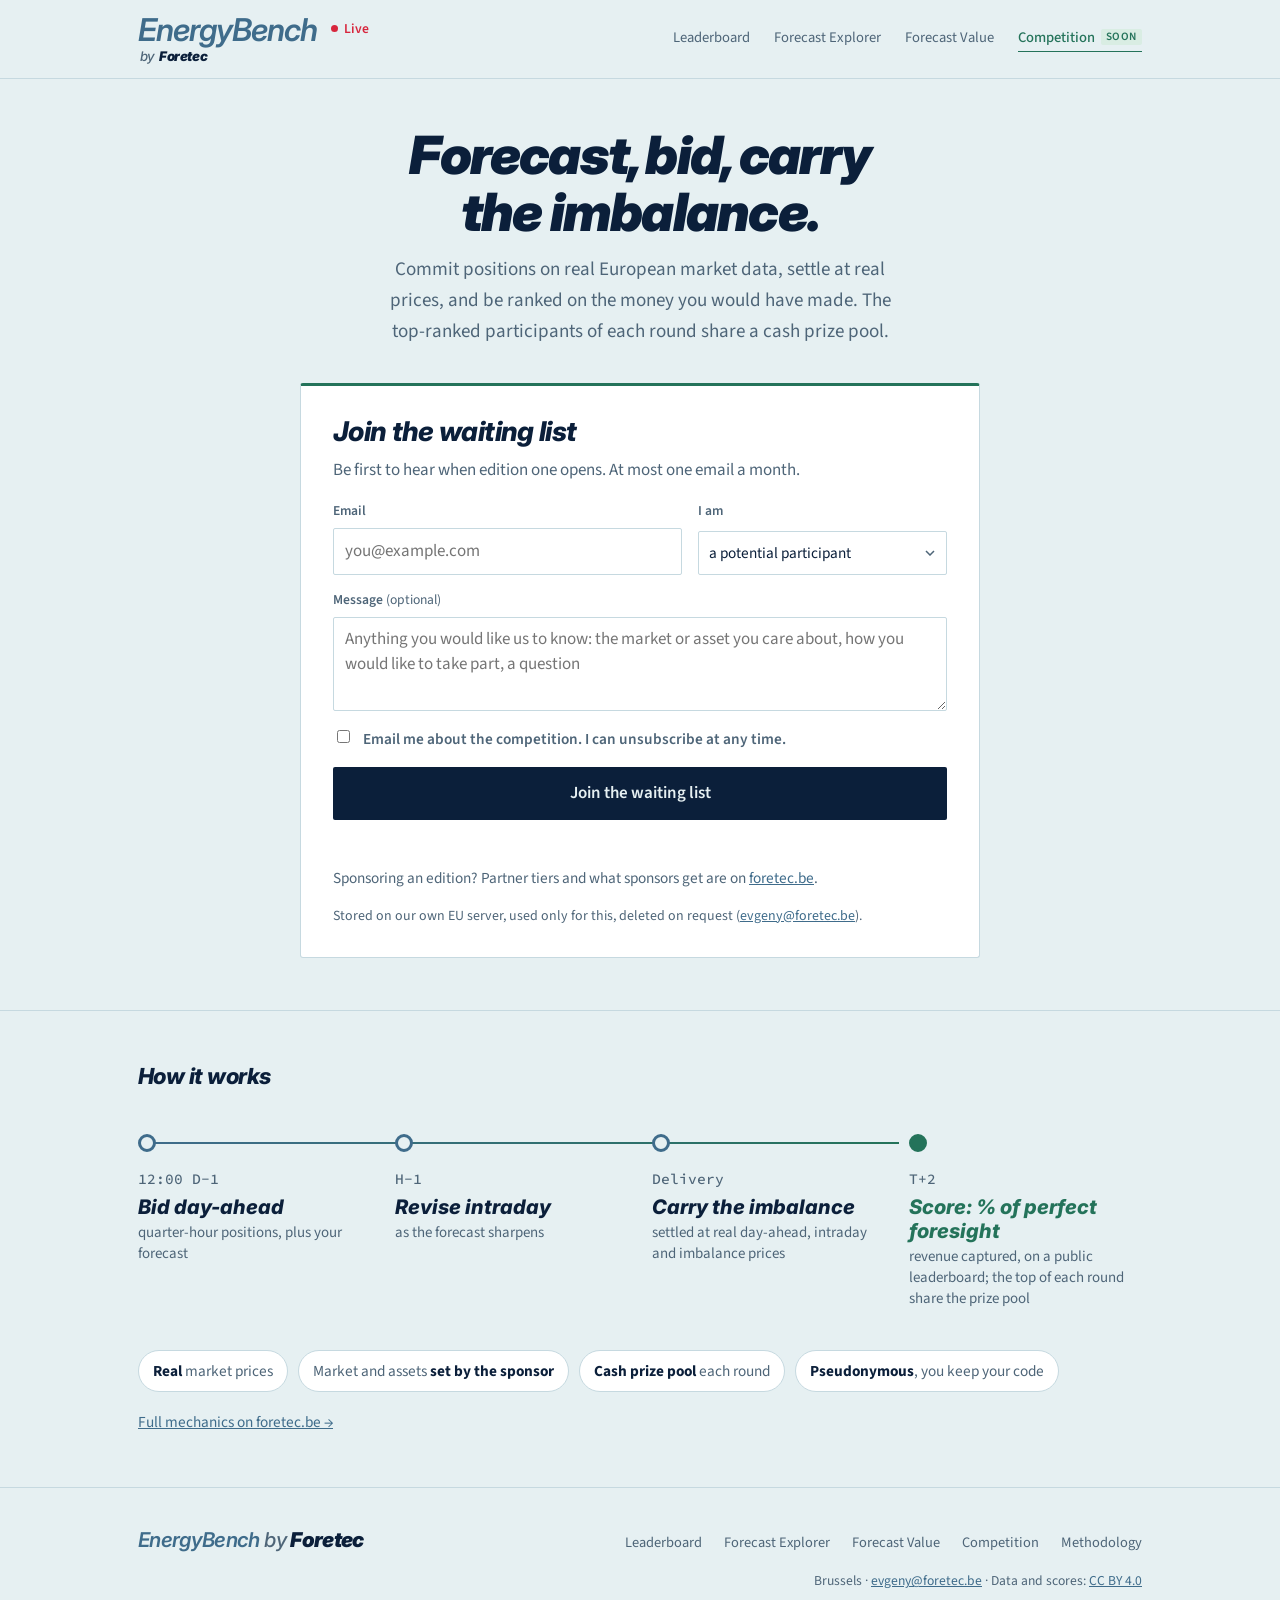
<file: foretec_live/web/compete.html>
<!doctype html>
<html lang="en">
<head>
<meta charset="utf-8">
<meta name="viewport" content="width=device-width, initial-scale=1">
<title>Bidding Competition · EnergyBench by Foretec</title>
<meta name="description" content="A live bidding competition on real European power market data: commit day-ahead before the gate, revise in intraday, carry the imbalance, and be ranked on the money you would have made. Join the waiting list. The top-ranked participants of each round share a cash prize pool.">
<meta name="theme-color" content="#E6F0F2" media="(prefers-color-scheme: light)">
<meta name="theme-color" content="#0B1F3A" media="(prefers-color-scheme: dark)">
<link rel="canonical" href="https://energybench.foretec.co/compete.html">
<meta property="og:type" content="website">
<meta property="og:site_name" content="EnergyBench by Foretec">
<meta property="og:title" content="Foretec bidding competition: forecast, bid, carry the imbalance">
<meta property="og:description" content="Live editions on real European electricity market data, scored on the share of perfect-foresight revenue captured. Join the waiting list for edition one.">
<link rel="icon" href="favicon.svg" type="image/svg+xml">
<link rel="preconnect" href="https://fonts.googleapis.com">
<link rel="preconnect" href="https://fonts.gstatic.com" crossorigin>
<link rel="stylesheet" href="https://fonts.googleapis.com/css2?family=Source+Sans+3:ital,wght@0,400..700;1,400&family=Source+Serif+4:opsz,wght@8..60,300..700&family=Source+Code+Pro:wght@400&family=Inter:ital,wght@0,600..800;1,500..900&display=swap">
<link rel="stylesheet" href="https://fonts.googleapis.com/css2?family=Archivo:wdth,wght@125,800&text=LIVE&display=swap">
<link rel="stylesheet" href="https://fonts.googleapis.com/css2?family=Jost:wght@500&text=0123456789&display=swap">
<link rel="stylesheet" href="style.css">
</head>
<body data-page="compete">
<header class="top">
  <div class="wrap top-in">
    <div class="brand">
      <a href="./" class="lockup" aria-label="EnergyBench by Foretec: leaderboard">
        <span class="product">EnergyBench</span>
        <span class="by">by <b>Foretec</b></span>
      </a>
      <span class="onair" role="img" aria-label="Live"><i aria-hidden="true"></i>Live</span>
    </div>
    <nav class="top-nav" aria-label="Pages">
      <a href="./">Leaderboard</a>
      <a href="explorer.html">Forecast Explorer</a>
      <a href="value.html">Forecast Value</a>
      <a href="compete.html" class="beta on" aria-current="page">Competition<span class="beta-tag">soon</span></a>
    </nav>
  </div>
</header>

<main class="compete">
<section class="first hero-join" id="join">
  <div class="wrap">
    <h1>Forecast, bid, carry the imbalance.</h1>
    <p class="lede">Commit positions on real European market data, settle at real prices, and be ranked on the money you would have made. The top-ranked participants of each round share a cash prize pool.</p>
    <div class="panel join">
      <h2>Join the waiting list</h2>
      <p class="intro">Be first to hear when edition one opens. At most one email a month.</p>
      <form id="waitlist-form" action="/api/waitlist" method="post" novalidate>
        <div class="jrow">
          <div class="field"><label for="w-email">Email</label>
            <input id="w-email" name="email" type="email" autocomplete="email" maxlength="254" required placeholder="you@example.com"></div>
          <div class="field"><label for="w-role">I am</label>
            <select id="w-role" name="role">
              <option value="participant">a potential participant</option>
              <option value="sponsor">a potential sponsor</option>
              <option value="researcher">a researcher</option>
              <option value="curious">just curious</option>
            </select></div>
          <div class="field w-org" id="w-org-field"><label for="w-org">Organisation</label>
            <input id="w-org" name="org" type="text" autocomplete="organization" maxlength="120" placeholder="Company or institution"></div>
        </div>
        <div class="field w-msg"><label for="w-message">Message <span class="opt">(optional)</span></label>
          <textarea id="w-message" name="message" rows="3" maxlength="1000" placeholder="Anything you would like us to know: the market or asset you care about, how you would like to take part, a question"></textarea></div>
        <div class="hp" aria-hidden="true"><label for="w-website">Leave this empty</label><input id="w-website" name="website" type="text" tabindex="-1" autocomplete="off"></div>
        <label class="consent"><input id="w-consent" name="consent" type="checkbox" value="yes" required>
          Email me about the competition. I can unsubscribe at any time.</label>
        <button type="submit" class="btn">Join the waiting list</button>
        <p class="status" id="w-status" role="status" aria-live="polite"></p>
      </form>
      <p class="sponsor-note">Sponsoring an edition? Partner tiers and what sponsors get are on <a href="https://foretec.be/#sponsor" rel="noopener">foretec.be</a>.</p>
      <p class="note">Stored on our own EU server, used only for this, deleted on request (<a href="mailto:evgeny@foretec.be">evgeny@foretec.be</a>).</p>
    </div>
  </div>
</section>

<section>
  <div class="wrap">
    <h2 class="how">How it works</h2>
    <ol class="ctl" aria-label="One delivery day in the competition">
      <li><span class="ctl-dot"></span><b class="ctl-t">12:00 D−1</b><span class="ctl-h">Bid day-ahead</span><span class="ctl-s">quarter-hour positions, plus your forecast</span></li>
      <li><span class="ctl-dot"></span><b class="ctl-t">H−1</b><span class="ctl-h">Revise intraday</span><span class="ctl-s">as the forecast sharpens</span></li>
      <li><span class="ctl-dot"></span><b class="ctl-t">Delivery</b><span class="ctl-h">Carry the imbalance</span><span class="ctl-s">settled at real day-ahead, intraday and imbalance prices</span></li>
      <li class="ctl-end"><span class="ctl-dot"></span><b class="ctl-t">T+2</b><span class="ctl-h">Score: % of perfect foresight</span><span class="ctl-s">revenue captured, on a public leaderboard; the top of each round share the prize pool</span></li>
    </ol>
    <ul class="chips" aria-label="Edition one">
      <li><b>Real</b> market prices</li>
      <li>Market and assets <b>set by the sponsor</b></li>
      <li><b>Cash prize pool</b> each round</li>
      <li><b>Pseudonymous</b>, you keep your code</li>
    </ul>
    <p class="more-link"><a href="https://foretec.be/#/mechanics" rel="noopener">Full mechanics on foretec.be →</a></p>
  </div>
</section>
</main>

<footer>
  <div class="wrap foot">
    <div class="foot-row">
      <a href="https://foretec.be/" class="foot-mark"><span>EnergyBench</span> by <b>Foretec</b></a>
      <span class="foot-nav"><a href="./">Leaderboard</a><a href="explorer.html">Forecast Explorer</a><a href="value.html">Forecast Value</a><a href="compete.html">Competition</a><a href="methodology.html">Methodology</a></span>
    </div>
    <div class="foot-row foot-small">
      <span class="foot-meta">Brussels · <a href="mailto:evgeny@foretec.be">evgeny@foretec.be</a> · Data and scores: <a href="https://creativecommons.org/licenses/by/4.0/" rel="license">CC BY 4.0</a></span>
    </div>
  </div>
</footer>
<script src="waitlist.js"></script>
</body>
</html>
</file>
<file: foretec_live/web/style.css>
/* EnergyBench by Foretec: foretec.be colours and logo; type set like a research publication
   (Source Serif 4 headings and figures, Source Sans 3 text and tables with tabular numerals) */
:root{
  --sans:"Source Sans 3",-apple-system,BlinkMacSystemFont,"Segoe UI",sans-serif;
  --serif:"Source Serif 4",Georgia,"Times New Roman",serif;
  --mono:"Source Code Pro",ui-monospace,monospace;
  /* the Foretec wordmark face: titles lean forward like the logo */
  --brand:Inter,system-ui,-apple-system,BlinkMacSystemFont,"Segoe UI",sans-serif;
  /* display faces, subset via the Google Fonts text= parameter: wide heavy for the LIVE bug,
     Futura (Jost where Futura is not installed) for the podium numerals */
  --display:"Archivo","Arial Black",sans-serif;
  --futura:Futura,"Futura PT",Jost,"Century Gothic",sans-serif;
  --onair:#D7263D;
  --ground:#E6F0F2; --surface:#FFFFFF; --raise:#F1F7F8;
  --ink:#0B1F3A; --ink2:#4E6578; --rule:#C6D9E0;
  --blue:#3F6C8B; --blue-ink:#3F6C8B; --blue-soft:#DCE9EF;
  --amber:#B24B77; --amber-soft:#F7E4EC;
  --green:#24735A; --green-soft:#D9EDE3;
  --shadow:none;
  /* leaderboard additions */
  --muted:#6B7F8F; --grid:#E3ECEF;
  --bt:#8D99A4; --bt-ink:#76838F; --bt-soft:#EEF1F3; --band:rgba(11,31,58,.055);
  --s1:#2a78d6; --s2:#eb6834; --s3:#1baf7a; --s4:#eda100; --s5:#e87ba4; --s6:#008300; --s7:#4a3aa7; --s8:#e34948; --s9:#2f4b2f; --s10:#8c5a3c; --s11:#0f9fb8;
  --heat-live-lo:#cde2fb; --heat-live-hi:#184f95; --heat-bt-lo:#F0F2F4; --heat-bt-hi:#5F6B76;
}
@media (prefers-color-scheme:dark){
  :root:not([data-theme="light"]){
    --ground:#0B1F3A; --surface:#12294A; --raise:#0E2442;
    --ink:#E6F0F2; --ink2:#7DAAC7; --rule:#1E3B60;
    --blue:#7DAAC7; --blue-ink:#9CC3D9; --blue-soft:#152F52;
    --amber:#FFC1DD; --amber-soft:#2C1A28;
    --green:#7FCBAA; --green-soft:#12332A;
    --onair:#EE9483;
    --shadow:0 1px 2px rgba(0,0,0,.45), 0 10px 26px -14px rgba(0,0,0,.75);
    --muted:#6F8DA6; --grid:#183253;
    --bt:#7C8C9C; --bt-ink:#8D9DAD; --bt-soft:#172C47; --band:rgba(230,240,242,.05);
    --s1:#3987e5; --s2:#d95926; --s3:#199e70; --s4:#c98500; --s5:#d55181; --s6:#008300; --s7:#9085e9; --s8:#e66767; --s9:#a8c8a0; --s10:#c08a6a; --s11:#3cc4d9;
    --heat-live-lo:#1A3558; --heat-live-hi:#6da7ec; --heat-bt-lo:#172C47; --heat-bt-hi:#93A1AE;
  }
}
:root[data-theme="dark"]{
  --ground:#0B1F3A; --surface:#12294A; --raise:#0E2442;
  --ink:#E6F0F2; --ink2:#7DAAC7; --rule:#1E3B60;
  --blue:#7DAAC7; --blue-ink:#9CC3D9; --blue-soft:#152F52;
  --amber:#FFC1DD; --amber-soft:#2C1A28;
  --green:#7FCBAA; --green-soft:#12332A;
  --onair:#EE9483;
  --shadow:0 1px 2px rgba(0,0,0,.45), 0 10px 26px -14px rgba(0,0,0,.75);
  --muted:#6F8DA6; --grid:#183253;
  --bt:#7C8C9C; --bt-ink:#8D9DAD; --bt-soft:#172C47; --band:rgba(230,240,242,.05);
  --s1:#3987e5; --s2:#d95926; --s3:#199e70; --s4:#c98500; --s5:#d55181; --s6:#008300; --s7:#9085e9; --s8:#e66767; --s9:#a8c8a0; --s10:#c08a6a; --s11:#3cc4d9;
  --heat-live-lo:#1A3558; --heat-live-hi:#6da7ec; --heat-bt-lo:#172C47; --heat-bt-hi:#93A1AE;
}

*{box-sizing:border-box}
html{scroll-behavior:smooth; scroll-padding-top:130px; font-size:106.25%}
body{
  margin:0; background:var(--ground); color:var(--ink);
  font-family:var(--sans); font-size:1rem; line-height:1.6; -webkit-font-smoothing:antialiased;
  font-feature-settings:"kern","liga";
}
.wrap{max-width:1060px; margin:0 auto; padding:0 28px}
@media(max-width:560px){ .wrap{padding:0 16px} }

h1,h2,h3{font-family:var(--brand); font-style:italic; text-wrap:balance; margin:0}
h1{font-size:clamp(2.1rem,4.6vw,3.1rem); font-weight:900; line-height:1.08; letter-spacing:-.034em}
/* one size for every section and panel title; Standings, the page's headline, is the only larger one */
h2,h3{font-size:1.2rem; font-weight:800; line-height:1.2; letter-spacing:-.024em}
/* title icons: line drawings in the brand blue, one red accent, leaning like the italic titles */
h2 .ico,h3 .ico{width:1.2em; height:1.2em; margin-right:.42em; vertical-align:-.17em; color:var(--blue-ink); transform:skewX(-8deg); overflow:visible; flex:none}
.ico .a{fill:var(--onair); stroke:none} .ico .as{stroke:var(--onair)} .ico .f9{fill:currentColor; stroke:none} .ico .f5{fill:currentColor; fill-opacity:.5; stroke:none} .ico .f2{fill:currentColor; fill-opacity:.32; stroke:none}
#standings h2{font-size:clamp(1.55rem,2.6vw,1.85rem); font-weight:900; letter-spacing:-.03em}
p{margin:0}
a{color:var(--blue-ink)}

.lede{font-size:1.12rem; color:var(--ink2); line-height:1.62}
.num{font-variant-numeric:tabular-nums lining-nums}
.mono{font-size:.84rem; font-variant-numeric:tabular-nums; color:var(--ink2)}
.code{font-family:var(--mono); font-size:.84em; color:var(--ink)}

/* ---------- header (foretec.be) ---------- */
header.top{border-bottom:1px solid var(--rule); background:var(--ground); position:sticky; top:0; z-index:20}
.top-in{display:flex; align-items:center; justify-content:space-between; gap:20px; height:78px}
.mark{
  text-decoration:none;
  font-family:Inter,system-ui,-apple-system,BlinkMacSystemFont,"Segoe UI",Roboto,sans-serif;
  font-weight:900; font-style:italic; font-size:2.05rem; letter-spacing:-.032em;
  line-height:1; color:var(--ink);
}

/* logo lockup: the Foretec wordmark, a hairline, then the product name in the serif */
.brand{display:flex; align-items:center; gap:14px; min-width:0}
.brand-rule{align-self:center; width:1.5px; height:1.7rem; background:var(--ink); opacity:.28; flex:none}
/* one underline under both words; it breaks around the descenders of g and y (skip-ink) */
/* same face and slant as the Foretec wordmark (Inter italic), two steps lighter */
.product{font-family:Inter,system-ui,-apple-system,BlinkMacSystemFont,"Segoe UI",Roboto,sans-serif; font-size:2.05rem; font-weight:600; font-style:italic;
  letter-spacing:-.032em; line-height:1; color:var(--blue-ink); text-decoration:none; white-space:nowrap}
/* lockup: EnergyBench in the Foretec wordmark's face, with "by Foretec" under it in the wordmark's weight */
.lockup{display:flex; flex-direction:column; text-decoration:none; line-height:1}
.lockup .product{font-size:1.85rem}
.lockup .by{margin-top:4px; padding-left:.12em; font-family:Inter,system-ui,sans-serif; font-style:italic; font-weight:500; font-size:.78rem;
  letter-spacing:-.01em; color:var(--ink2)}
.lockup .by b{font-weight:900; letter-spacing:-.032em; color:var(--ink)}
.lockup:hover .product{color:var(--ink)}
/* broadcast "on air" bug next to the product name */
.onair{align-self:flex-start; margin-top:7px; display:inline-flex; align-items:center; gap:6px; color:var(--onair);
  font-family:var(--sans,system-ui); font-size:.8rem; font-weight:600; line-height:1; white-space:nowrap; flex:none}
.onair i{width:7px; height:7px; border-radius:50%; background:var(--onair); animation:onair 2.6s ease-in-out infinite}
@keyframes onair{0%,100%{opacity:1} 50%{opacity:.45}}
.top-nav{display:flex; gap:24px; align-items:center}
.top-nav a{font-size:.86rem; color:var(--ink2); text-decoration:none; border-bottom:1px solid transparent; padding-bottom:2px}
.top-nav a:hover{color:var(--ink); border-bottom-color:var(--rule)}
.top-nav a.cta{color:var(--ink); font-weight:500; border-bottom-color:var(--blue)}
@media(max-width:640px){ .top-nav a.hide-sm{display:none} }

/* ---------- hero ---------- */
.hero{padding-top:78px; padding-bottom:56px}
.hero .eyebrow{margin-bottom:16px; color:var(--blue-ink)}
.hero .lede{margin-top:24px; max-width:62ch}
.facts{display:grid; grid-template-columns:repeat(3,1fr); gap:26px; margin-top:44px}
@media(max-width:760px){ .facts{grid-template-columns:1fr; gap:22px} }
.fact hr{border:0; border-top:2px solid var(--rule); margin:0 0 14px}
.fact .n{font-family:var(--serif); font-size:1.9rem; font-weight:600; color:var(--blue-ink)}
.fact p{margin-top:8px; font-size:.94rem; color:var(--ink2); line-height:1.55}
.updated{margin-top:34px}
.key{display:flex; flex-wrap:wrap; align-items:center; gap:6px 10px; margin-top:12px; font-size:.9rem; color:var(--ink2)}
.key b{color:var(--ink); font-weight:600}
.key .k-bt,.key .k-live{display:inline-block; width:22px; height:3px; border-radius:2px}
.key .k-bt{background:var(--bt); border-top:1px dashed var(--bt)}
.key .k-live{background:linear-gradient(90deg,var(--s1),var(--s2),var(--s3)); margin-left:12px}

/* ---------- filters ---------- */
.filterbar{position:relative; z-index:15; background:var(--ground); border-bottom:1px solid var(--rule)}
@media(max-width:820px){ .filterbar{position:static} html{scroll-padding-top:90px} }
.filters{display:flex; flex-wrap:wrap; align-items:flex-end; gap:14px 28px; padding-top:16px; padding-bottom:16px}
.field{display:grid; gap:6px}
label,.lbl{font-size:.8rem; font-weight:600; color:var(--ink2)}
select{
  font:inherit; font-size:.9rem; color:var(--ink); background:var(--surface); border:1px solid var(--rule); border-radius:2px;
  padding:7px 32px 7px 10px; appearance:none; cursor:pointer; min-width:120px;
  background-image:url("data:image/svg+xml,%3Csvg xmlns='http://www.w3.org/2000/svg' width='10' height='6'%3E%3Cpath d='M1 1l4 4 4-4' fill='none' stroke='%234E6578' stroke-width='1.5'/%3E%3C/svg%3E");
  background-repeat:no-repeat; background-position:right 11px center;
}
select:focus{outline:2px solid var(--blue); outline-offset:1px; border-color:var(--blue)}
.seg{display:inline-flex; border:1px solid var(--rule); border-radius:2px; background:var(--surface)}
.seg button{
  font:inherit; font-size:.88rem; font-weight:500; color:var(--ink2); background:none; border:0; border-left:1px solid var(--rule);
  border-radius:0; padding:6px 13px; cursor:pointer; white-space:nowrap;
}
.seg button:first-child{border-left:0}
.seg button:hover{color:var(--ink); background:var(--raise)}
.seg button[aria-checked="true"]{background:var(--ink); color:var(--ground)}
.seg.off{opacity:.5}
.chk{display:inline-flex; align-items:center; gap:6px; min-height:30px; cursor:pointer; color:var(--ink2); white-space:nowrap}
.chk input{margin:0; accent-color:var(--ink)}
.seg.off button{cursor:not-allowed}
.seg.off button:disabled{opacity:1}
.seg button[aria-checked="true"]:disabled{background:var(--raise); color:var(--ink)}
.seg button:disabled{opacity:.4; cursor:not-allowed; background:none}
.seg button:focus-visible{outline:2px solid var(--blue); outline-offset:2px}

/* ---------- sections (foretec.be) ---------- */
section{padding:52px 0; border-top:1px solid var(--rule)}
#standings{border-top:0; padding-top:40px}
.sec-head{margin-bottom:22px}
.sec-head .lede{margin-top:12px; max-width:66ch; font-size:1rem}
.sec-head.row{display:flex; justify-content:space-between; align-items:center; gap:18px; flex-wrap:wrap}
.sub-h{margin-top:52px; margin-bottom:18px}
.sub{margin:8px 0 18px; color:var(--ink2); font-size:.94rem; max-width:70ch}

.panel{background:var(--surface); border:1px solid var(--rule); border-radius:3px; box-shadow:var(--shadow)}
.panel + .panel{margin-top:16px}
.tablewrap{overflow-x:auto}
.chart-panel{padding:18px 18px 12px; overflow:hidden}
.panel-head{margin:-18px -18px 14px; padding:14px 18px; border-bottom:1px solid var(--rule); background:var(--raise)}
.chart-box{position:relative; height:340px}
.chart-box.tall{height:380px}
@media(max-width:640px){ .chart-box,.chart-box.tall{height:290px} }
.legend{display:flex; flex-wrap:wrap; gap:6px 20px; padding:12px 4px 2px; font-size:.84rem; color:var(--ink2)}
.legend button{display:flex; align-items:center; gap:7px; background:none; border:0; padding:2px 0; color:inherit; font:inherit; cursor:pointer; border-radius:0}
.legend button:hover{color:var(--ink); opacity:1}
.legend button[aria-pressed="false"]{opacity:.38; text-decoration:line-through}
.legend button.faint{opacity:.5}
.legend i{display:inline-block; width:22px; border-top:2.4px solid currentColor}
.legend .actual i{border-top:3px solid var(--ink)}

/* ---------- podium ---------- */
.podium{display:grid; grid-template-columns:repeat(3,1fr); gap:18px; margin-bottom:18px}
@media(max-width:820px){ .podium{grid-template-columns:1fr} }
.pod{background:var(--surface); border:1px solid var(--rule); border-radius:3px; padding:22px 22px 18px; display:flex; flex-direction:column; gap:14px}
.pod.lead{border-top:3px solid var(--ink); padding-top:20px}
/* numeral | model name centred on the numeral | phase tag top right */
.pod-top{display:grid; grid-template-columns:auto minmax(0,1fr) auto; align-items:center; column-gap:16px}
.pod-top .tag{align-self:start}
/* the place as a display numeral: Futura Medium */
.pod .place{font-family:var(--futura); font-size:4.8rem; font-weight:500; font-variant-numeric:lining-nums;
  line-height:1; margin:-6px 0 -10px -3px; color:var(--ink)}
.pod:not(.lead) .place{color:var(--ink2)}
@media(max-width:820px){ .pod .place{font-size:4rem} }
.pod .name{font-weight:700; font-size:1.2rem; line-height:1.15; overflow-wrap:anywhere; display:flex; align-items:center; gap:9px}
.pod .name i{width:10px; height:10px; border-radius:50%; display:inline-block; flex:none}
.pod .stats{display:grid; grid-template-columns:repeat(3,1fr); border-top:1px solid var(--rule); padding-top:12px}
.pod .stat span{display:block; font-size:.8rem; color:var(--ink2)}
.pod .stat b{display:block; font-family:var(--serif); font-size:1.7rem; font-weight:600; font-variant-numeric:lining-nums; color:var(--ink); margin-top:2px; line-height:1.2}
.is-bt .pod{background:var(--bt-soft); box-shadow:none}
.is-bt .pod.lead{border-top-color:var(--bt)}
.is-bt .pod .name,.is-bt .pod .stat b,.is-bt .pod .place{color:var(--bt-ink)}
.tag{font-size:.76rem; font-weight:600; padding:1px 7px; border-radius:2px; white-space:nowrap}
.tag.bt{background:var(--bt-soft); color:var(--bt-ink); border:1px solid var(--rule)}
.tag.live{background:var(--blue-soft); color:var(--blue-ink)}
.tag.pending{color:var(--ink2); border:1px dashed var(--rule)}

/* ---------- tables (foretec.be) ---------- */
table{width:100%; border-collapse:collapse; font-size:.92rem; font-variant-numeric:tabular-nums lining-nums}
th{text-align:left; font-size:.82rem; color:var(--ink2); font-weight:600; border-bottom:1px solid var(--ink2); padding:14px 16px 8px; white-space:nowrap; background:var(--surface); vertical-align:bottom}
td{border-bottom:1px solid var(--rule); padding:11px 16px; vertical-align:middle; line-height:1.5; white-space:nowrap}
td:first-child{font-weight:600}
tr:last-child td{border-bottom:0}
th.r,td.r{text-align:right}
td.v{font-size:.92rem}
td.v.best{color:var(--blue-ink); font-weight:700}
td.model i{display:inline-block; width:9px; height:9px; border-radius:50%; margin-right:9px}
td.desc{color:var(--ink2); white-space:normal; min-width:280px; font-weight:400}
td.kind{font-family:var(--mono); font-size:.8rem; color:var(--ink2); font-weight:400}
tr.is-bt td,tr.is-bt td.v.best{color:var(--bt-ink)}
tr.is-bt td.v.best{font-weight:600}
td.pos{font-weight:400; color:var(--ink2); width:36px}
.bar{display:flex; align-items:center; gap:10px}
.bar em{display:block; width:90px; flex:none}
.bar em span{display:block}
th.elo,td.elo{width:1%; white-space:nowrap}
td.wr small{display:block; font-size:.7rem; color:var(--ink2); line-height:1.2}
td.elo.note{white-space:normal; min-width:150px; font-weight:400; font-size:.82rem; color:var(--ink2)}
@media(max-width:640px){ th.hide-sm,td.hide-sm{display:none} .bar em{width:45px} }
.bar span{height:6px; border-radius:1px}
.bar b{font-weight:600; font-size:.9rem}
td.empty{padding:28px; text-align:center; color:var(--ink2); font-weight:400; white-space:normal}

.heat th,.heat td{text-align:center; padding:8px 6px}
.heat th:first-child,.heat td:first-child{text-align:left; padding-left:16px; position:sticky; left:0; z-index:1}
.heat td:first-child{background:var(--surface)}
.heat td.cell{font-size:.82rem; min-width:40px; border:2px solid var(--surface)}
.heat th.is-bt{color:var(--bt-ink)}
.heat th.live{color:var(--blue-ink); font-weight:500}
.heat td.avg{font-weight:600}

/* ---------- explorer ---------- */
.x-meta{display:flex; flex-wrap:wrap; gap:8px 18px; align-items:center; padding:0 4px 12px}
.x-meta b{color:var(--ink); font-weight:500}
#x-card.is-bt{background:var(--bt-soft)}
#x-card.is-bt .panel-head{background:transparent}
.x-table{margin:14px -18px -12px; border-top:1px solid var(--rule)}

/* ---------- method (foretec.be steps) ---------- */
ol.steps{list-style:none; padding:0; margin:0}
ol.steps li{display:grid; grid-template-columns:58px 1fr; gap:20px; padding:22px 0; border-bottom:1px solid var(--rule)}
ol.steps li:first-child{border-top:1px solid var(--rule)}
@media(max-width:600px){ ol.steps li{grid-template-columns:40px 1fr; gap:14px} }
ol.steps .st{font-family:var(--serif); font-size:1.15rem; font-variant-numeric:oldstyle-nums; color:var(--ink2); padding-top:0}
ol.steps p{margin-top:6px; color:var(--ink2); font-size:.95rem; max-width:72ch}

/* ---------- footer (foretec.be) ---------- */
footer{border-top:1px solid var(--rule); padding:36px 0 60px; color:var(--ink2); font-size:.85rem}
.foot-row{display:flex; flex-wrap:wrap; justify-content:space-between; align-items:baseline; gap:6px 40px}
.foot-small{margin-top:14px; font-size:.8rem}
.foot-mark{font-family:Inter,system-ui,sans-serif; font-weight:500; font-style:italic; letter-spacing:-.032em; font-size:1.2rem; color:var(--ink2); text-decoration:none}
.foot-mark span{font-weight:600; color:var(--blue-ink)}
.foot-mark b{font-weight:900; color:var(--ink)}
.foot-nav{display:flex; flex-wrap:wrap; gap:4px 22px}
.foot-nav a{color:var(--ink2); text-decoration:none}
.foot-nav a:hover{color:var(--ink); text-decoration:underline}
.foot-meta{margin-left:auto}
@media(max-width:900px){ .foot-meta{margin-left:0} }

/* explanations on hover / focus / tap */
.tip{display:none; position:fixed; z-index:60; max-width:min(320px, calc(100vw - 16px)); padding:10px 12px 11px; background:var(--ink); color:var(--ground);
  border-radius:2px; box-shadow:0 8px 24px rgba(11,31,58,.22); font-size:.8rem; line-height:1.5; white-space:normal; pointer-events:none}
.tip.on{display:block}
.tip b{display:block; margin-bottom:3px; font-size:.86rem; font-weight:700}
[data-tip]{cursor:help}
.lbl[data-tip],[data-tip] > .lbl,.stat span[data-tip]{text-decoration:underline dotted; text-decoration-color:var(--ink2); text-underline-offset:3px}
/* sortable headers */
th button.sort{all:unset; cursor:pointer; display:inline-flex; align-items:center; gap:6px; color:inherit}
th button.sort:hover{color:var(--ink)}
th button.sort:focus-visible{outline:2px solid var(--blue); outline-offset:3px}
th button.sort i{font-style:normal; font-size:.62rem; opacity:.3}
th[aria-sort="ascending"] button.sort,th[aria-sort="descending"] button.sort{color:var(--ink)}
th[aria-sort="ascending"] button.sort i,th[aria-sort="descending"] button.sort i{opacity:1}
@media (prefers-reduced-motion:reduce){ *{animation:none !important; transition:none !important} html{scroll-behavior:auto} body main{opacity:1 !important} }

/* compact status in the filter bar (replaces the hero) */
.status{margin-left:auto; display:grid; gap:4px; justify-items:end; font-size:.8rem; padding-bottom:4px}
.status .key{display:flex; align-items:center; gap:8px; margin:0; font-size:inherit; color:var(--ink2)}
.status .key i{display:inline-block; width:18px; height:0; border-top:2px solid}
.status .key .k-bt{border-top:2px dashed var(--bt); background:none}
.status .key .k-live{border-image:linear-gradient(90deg,var(--s1),var(--s2),var(--s3)) 1; margin-left:6px; background:none}
@media(max-width:820px){ .status{margin-left:0; justify-items:start} }

/* top-N slider */
.range{display:flex; align-items:center; gap:12px; height:34px}
.range input[type=range]{width:150px; margin:0; accent-color:var(--ink)}
.range input[type=range]:focus-visible{outline:2px solid var(--blue); outline-offset:4px}
.range span{font-size:.86rem; min-width:7.5em; color:var(--ink)}

/* inputs */
.map-panel{padding:0; overflow:hidden}
#map{height:460px; background:var(--raise)}
#map .leaflet-tile-pane{filter:saturate(.35) contrast(.92)}
.map-panel .legend{padding:10px 16px}
.legend .dot{width:10px; height:10px; border-radius:50%; border:0; display:inline-block}
.zone-tag{font-size:.9rem; color:var(--ink); padding-top:6px}
.cov-note{margin:6px 4px 0; font-size:.86rem}
td.wrap{white-space:normal; min-width:240px; font-weight:400; color:var(--ink2)}
.chip{display:inline-block; font-size:.76rem; font-weight:600;
  padding:2px 6px; margin:1px 3px 1px 0; border:1px solid var(--rule); border-radius:2px; color:var(--ink2); background:var(--raise)}
.chip.on{color:var(--blue-ink); background:var(--blue-soft); border-color:transparent}
.leaflet-container{font-family:var(--sans)}
.leaflet-tooltip{font-family:var(--sans); font-size:.8rem}

/* pipeline timeline */
.timeline-panel{padding:14px 10px 8px}
.timeline-scroll{overflow-x:auto}
#timeline{display:block; width:100%; min-width:780px; height:auto}
#timeline text{font-family:var(--sans); font-size:12px; font-variant-numeric:tabular-nums; fill:var(--ink2)}
#timeline text.lane{font-size:13.5px; font-weight:700; fill:var(--ink)}
#timeline text.day{font-size:12px; font-weight:600; fill:var(--ink)}
#timeline .band{fill:var(--raise)}
#timeline .band.delivery{fill:var(--blue-soft)}
#timeline .grid{stroke:var(--rule); stroke-width:1}
#timeline .break{stroke:var(--ink2); stroke-width:1; stroke-dasharray:2 3}
#timeline .hist{fill:var(--blue); opacity:.32}
#timeline .act{fill:var(--green); opacity:.55}
#timeline .recheck{fill:var(--green); opacity:.22}
#timeline .cut{stroke:var(--blue-ink); stroke-width:1.6; stroke-dasharray:5 3}
#timeline .gate{stroke:var(--amber); stroke-width:2}
#timeline .mk{fill:var(--surface); stroke:var(--ink); stroke-width:1.6}
#timeline .mk.score{fill:var(--ink)}
#timeline .mk.pub{fill:var(--green); stroke:var(--green)}
#timeline .mk.in{fill:var(--surface); stroke:var(--blue-ink)}
.legend .sw{display:inline-block; width:22px; height:9px; border-radius:1px}

/* run tracker */
.tracker-head{margin:52px 0 0}
.tracker-head .sub-h{margin-top:0}
.tracker th,.tracker td{text-align:center; padding:6px 4px}
.tracker th:first-child,.tracker td:first-child{text-align:left; padding-left:16px; position:sticky; left:0; background:var(--surface); z-index:1}
.tracker th:first-child{background:var(--surface)}
.tracker th small{display:block; font-size:.7rem; font-weight:400; margin-top:2px}
.tracker th small.late{color:#d03b3b} .tracker th small.ok{color:var(--green)}
.trk{font:600 .86rem var(--sans); width:30px; height:26px; border-radius:2px; border:1px solid transparent; cursor:pointer; padding:0; line-height:1}
.trk.ok{background:rgba(12,163,12,.14); color:#0a7a0a; border-color:rgba(12,163,12,.35)}
.trk.part{background:var(--blue-soft); color:var(--blue-ink)}
.trk.wait{background:var(--raise); color:var(--ink2); border-color:var(--rule)}
.trk.miss{background:rgba(250,178,25,.18); color:#8a5a00; border-color:rgba(250,178,25,.5)}
.trk.late{background:rgba(236,131,90,.18); color:#a4461f; border-color:rgba(236,131,90,.5)}
.trk.err{background:rgba(208,59,59,.14); color:#b02a2a; border-color:rgba(208,59,59,.45)}
.trk[aria-pressed="true"]{outline:2px solid var(--ink); outline-offset:1px}
/* several series in one cell: a small square per series (zones in rows, targets in columns) */
.trk.grid{display:inline-grid; grid-template-columns:repeat(var(--c),9px); gap:2px; width:auto; height:auto; padding:3px; background:var(--surface); border-color:var(--rule); vertical-align:middle}
.trk.grid i{display:block; width:9px; height:9px; border-radius:1px}
.trk.grid i.ok{background:#2e9e4f} .trk.grid i.wait{background:var(--rule)} .trk.grid i.miss{background:#e0a100}
.trk.grid i.err{background:#d03b3b} .trk.grid i.late{background:#e0703a} .trk.grid i.na{background:none; box-shadow:inset 0 0 0 1px var(--rule)}
.trk-na{color:var(--ink2)}
.trk.mini{display:inline-grid; place-items:center; width:20px; height:18px; font-size:.72rem; cursor:default; vertical-align:-3px}
table.trk-series{margin-top:10px; font-size:.86rem} table.trk-series td{white-space:normal; vertical-align:top; padding:8px 12px; font-weight:400}
table.trk-series td.model{font-weight:600} table.trk-series td.na{color:var(--ink2)} table.trk-series small{color:var(--ink2)} table.trk-series small.why{font-family:var(--mono); font-size:.72rem}
/* a model with a caveat: star after the name, explained on hover/tap */
sup.caveat{color:var(--onair); font-weight:700; margin-left:1px; cursor:help}
.st-notes{margin-top:10px; font-size:.82rem; color:var(--ink2)} .st-notes span{font-weight:600; color:var(--ink)}
.trk-detail{margin-top:12px; padding:14px 18px; font-size:.9rem}
.trk-detail h4{margin:0 0 6px; font-size:1rem}
.trk-detail ul{margin:6px 0 0; padding-left:18px; color:var(--ink2); font-family:var(--mono); font-size:.78rem}
@media (prefers-color-scheme:dark){ :root:not([data-theme="light"]) .trk.ok{color:#7fe07f} :root:not([data-theme="light"]) .trk.miss{color:#ffd27a} :root:not([data-theme="light"]) .trk.late{color:#ffb090} :root:not([data-theme="light"]) .trk.err{color:#ff9a9a} }

/* multi-page: active page in the nav, first section without a rule */
.top-nav a.on{color:var(--ink); font-weight:500; border-bottom-color:var(--ink)}
section.first{border-top:0; padding-top:48px}
@media(max-width:600px){
  /* phones: logo on the first row, the page links on a second row */
  .top-in{height:auto; flex-wrap:wrap; row-gap:8px; padding-top:12px; padding-bottom:10px}
  .top-in{row-gap:10px; padding-top:14px; padding-bottom:8px}
  .lockup .product{font-size:1.6rem}
  .lockup .by{font-size:.7rem}
  .onair{font-size:.72rem; gap:5px; margin-top:5px}
  /* the page links wrap onto a second line rather than scroll out of sight */
  .top-nav{width:100%; gap:6px 18px; flex-wrap:wrap; align-content:flex-start; padding-bottom:4px}
  .top-nav a{font-size:.8rem; white-space:nowrap; flex:none}
  .beta-tag{font-size:.58rem; padding:1px 4px; margin-left:4px}
  /* filters: two columns, smaller controls, the rest full width */
  .filters{display:grid; grid-template-columns:1fr 1fr; gap:12px 12px; padding-top:14px; padding-bottom:14px}
  .filters .field:nth-child(n+3){grid-column:1/-1}
  .filters select{width:100%; min-width:0; font-size:.86rem; padding:6px 28px 6px 9px}
  label,.lbl{font-size:.74rem}
  .seg button{font-size:.8rem; padding:5px 9px}
  .more-btn{width:100%; justify-content:flex-start; height:32px; font-size:.84rem}
  .more-btn i{margin-left:auto}
  .more-panel{gap:12px; padding-bottom:14px}
  .range input[type=range]{width:120px}
  section{padding:40px 0}
}

/* reference entries: listed below the ranking, never ranked */
tr.ref td{color:var(--ink2); background:var(--raise)}
tr.ref td.pos{font-style:italic}
tr.prov td{color:var(--ink2)} tr.prov td.pos{font-style:italic; font-size:.82rem}
td.dm{white-space:nowrap} td.dm.tie{color:var(--blue-ink); font-weight:600} td.dm.better{color:var(--blue-ink); font-weight:700} td.dm.lead{color:var(--ink2)}
.trk.void{background:var(--raise); color:var(--ink2); border-color:var(--rule); border-style:dashed} .trk.grid i.void{background:transparent; box-shadow:inset 0 0 0 1px var(--ink2)}
.agg{display:flex; align-items:center; gap:10px} .agg .lbl{font-size:.8rem; color:var(--ink2)}
.tagline{background:var(--surface); border-bottom:1px solid var(--rule); font-size:.86rem; color:var(--ink2); padding:7px 0; line-height:1.45} .tagline a{color:var(--blue-ink); white-space:nowrap; margin-left:6px}
/* Forecast Value: curve, slider and read-outs, laid out like the foretec.be widget */
.vcard{padding:18px 18px 14px; overflow:hidden}
.vcard .chart-box{height:360px}
.vcard .legend{margin-top:8px; font-size:.86rem; color:var(--ink2)}
.vslider{padding:18px 0 14px}
.vslider .lbl{display:block; font-family:var(--mono); font-size:.74rem; letter-spacing:.06em; text-transform:uppercase; margin-bottom:8px}
.vslider input[type=range]{width:100%; margin:0; accent-color:var(--blue)}
.vslider input[type=range]:focus-visible{outline:2px solid var(--blue); outline-offset:4px}
.vscale{display:flex; justify-content:space-between; font-size:.76rem; margin-top:4px}
.vread{display:grid; grid-template-columns:repeat(3,1fr); margin:0 -18px; border-top:1px solid var(--rule); background:var(--raise)}
.vread > div{padding:16px 18px; display:grid; gap:4px; align-content:start}
.vread > div + div{border-left:1px solid var(--rule)}
.vread .lbl{font-family:var(--mono); font-size:.74rem; letter-spacing:.06em; text-transform:uppercase; color:var(--ink2)}
.vnum{font-family:var(--mono); font-weight:400; font-size:2.1rem; line-height:1.15; color:var(--blue-ink)}
#v-table tr.on td{background:var(--blue-soft)}
@media(max-width:720px){ .vread{grid-template-columns:1fr} .vread > div + div{border-left:0; border-top:1px solid var(--rule)} .vnum{font-size:1.7rem} .vcard .chart-box{height:300px} }
/* small-print links (status block): same face and size as the text around them, underlined */
.status a{color:inherit; font:inherit; text-decoration:underline; text-underline-offset:.15em; text-decoration-color:var(--rule)}
.status a:hover{color:var(--ink); text-decoration-color:var(--ink2)}
/* the Forecast Value tab: new, in its own colour with a beta tag */
.top-nav a.beta{color:var(--green)}
.top-nav a.beta:hover{color:var(--green); border-bottom-color:var(--green-soft)}
.top-nav a.beta.on{color:var(--green); border-bottom-color:var(--green)}
.beta-tag{display:inline-block; margin-left:6px; padding:1px 5px 2px; border-radius:2px; background:var(--green-soft); color:var(--green); font-size:.66rem; font-weight:600; letter-spacing:.05em; text-transform:uppercase; vertical-align:2px; line-height:1.2}
#v-table td.po{color:var(--muted); font-style:italic; font-weight:400; text-align:center}
#v-table tr.grp td{background:var(--raise); color:var(--ink2); font-size:.8rem; font-weight:600; padding:8px 16px; white-space:normal}

/* leaderboard: filter bar with the secondary filters under "More", shrunk to a one-line summary while scrolling */
.more-btn{display:flex; align-items:center; gap:7px; height:34px; padding:0 13px; border:1px solid var(--rule); border-radius:2px; background:var(--surface);
  color:var(--ink); font:inherit; font-size:.88rem; font-weight:500; cursor:pointer; white-space:nowrap}
.more-btn:hover,.more-btn[aria-expanded="true"]{background:var(--raise)}
.more-btn .more-sum{color:var(--ink2); font-weight:400}
.more-btn i,.fsum i{font-style:normal; font-size:.75rem; color:var(--ink2); transition:transform .15s}
.more-btn[aria-expanded="true"] i{transform:rotate(180deg)}
.more-btn:focus-visible,.fsum:focus-visible{outline:2px solid var(--blue); outline-offset:2px}
.more-panel{display:flex; flex-wrap:wrap; align-items:flex-end; gap:14px 28px; padding-bottom:18px}
.more-panel[hidden]{display:none}
.fsum-row{display:none}
.fsum{display:flex; align-items:center; gap:10px; width:100%; padding:9px 0; background:none; border:0; color:var(--ink); font:inherit; font-size:.9rem; text-align:left; cursor:pointer}
.fsum:hover{color:var(--blue-ink)}
.filterbar.compact .filters,.filterbar.compact .more-panel{display:none}
.filterbar.compact .fsum-row{display:block}
/* standings: intro and status under the title */
.sec-head .intro{margin:8px 0 0; max-width:72ch; font-size:.95rem; color:var(--ink2); line-height:1.5}
.sec-head .meta{margin:4px 0 0; font-size:.78rem}
/* the leaderboard intro: a grid row so it slides over its real height; the rule on each state times the move into it (back slower) */
.intro-fold{display:grid; grid-template-rows:1fr; transition:grid-template-rows 1.2s cubic-bezier(.4,0,.2,1)}
.intro-fold .intro{min-height:0; overflow:hidden; transition:margin-top 1.2s cubic-bezier(.4,0,.2,1), opacity 1.2s ease}
.sec-head.scrolled .intro-fold{grid-template-rows:0fr; transition-duration:.65s}
.sec-head.scrolled .intro-fold .intro{margin-top:0; opacity:0; transition-duration:.65s}
body[data-page="leaderboard"]{overflow-anchor:none}
.sec-head .meta a{color:inherit; text-decoration:underline; text-underline-offset:.15em; text-decoration-color:var(--rule)}
.sec-head .meta a:hover{color:var(--ink)}
/* standings: the top three marked in the table (the podium cards are gone), Elo bar with its 95% interval */
tr.medal td.model{font-weight:600}
tr.medal td.pos span{display:inline-grid; place-items:center; width:22px; height:22px; border-radius:50%; font-weight:700; font-size:.8rem; color:#0B1F3A}
tr.m1 td.pos span{background:#E3B341} tr.m2 td.pos span{background:#C3CCD6} tr.m3 td.pos span{background:#D19A66}
.bar em{position:relative}
.bar em .ci{position:absolute; top:50%; height:0; border-top:1px solid var(--ink2); opacity:.7}
.bar em .ci::before,.bar em .ci::after{content:""; position:absolute; top:-4px; height:7px; border-left:1px solid var(--ink2)}
.bar em .ci::before{left:0} .bar em .ci::after{right:0}
td.empty{padding:22px 16px; color:var(--ink2)}
.more-btn{max-width:100%; overflow:hidden}
.more-btn .more-sum{min-width:0; overflow:hidden; text-overflow:ellipsis}
.fsum span{min-width:0; overflow:hidden; text-overflow:ellipsis; white-space:nowrap}

/* forecast value: explainer diagram instead of a paragraph */
.vexplain{display:grid; grid-template-columns:minmax(0,1.35fr) minmax(0,1fr); gap:10px 28px; align-items:center; padding:18px 22px; margin-bottom:22px}
@media(max-width:760px){ .vexplain{grid-template-columns:1fr; padding:14px} }
.vx-svg{width:100%; height:auto; display:block}
.vx-grid{stroke:var(--grid); stroke-width:1}
.vx-ax{font-family:var(--mono); font-size:10px; fill:var(--ink2)}
.vx-band{fill:var(--blue-soft)}
.vx-sold{fill:none; stroke:var(--ink); stroke-width:2.2; transition:d .25s}
.vx-act{fill:none; stroke:var(--blue); stroke-width:2.2; stroke-linejoin:round}
.vx-gap{stroke:none} .vx-short{fill:var(--onair); fill-opacity:.28} .vx-surplus{fill:var(--green); fill-opacity:.3}
.vexplain.anim .vx-act{stroke-dasharray:1; stroke-dashoffset:1; animation:vx-draw 1.8s ease-out .2s forwards}
.vexplain.anim .vx-gap{opacity:0; animation:vx-fade .6s ease-out 1.7s forwards}
@keyframes vx-draw{to{stroke-dashoffset:0}} @keyframes vx-fade{to{opacity:1}}
.vx-steps{list-style:none; margin:0; padding:0; display:grid; gap:12px; counter-reset:vx}
.vx-steps li{display:flex; align-items:flex-start; gap:8px; counter-increment:vx}
.vx-steps li::before{content:counter(vx); flex:none; width:20px; height:20px; border-radius:50%; background:var(--raise); border:1px solid var(--rule);
  display:grid; place-items:center; font-family:var(--mono); font-size:.72rem; color:var(--ink2); margin-right:2px}
.vx-steps li.vx-score::before{content:"="; background:var(--ink); color:var(--ground); border-color:var(--ink)}
.vx-steps div{display:grid; gap:1px; min-width:0}
.vx-steps b{font-size:.92rem; font-weight:600; color:var(--ink)}
.vx-steps span{font-size:.82rem; color:var(--ink2); line-height:1.4}
.sw{flex:none; display:inline-block; width:14px; height:10px; margin-top:5px; border-radius:2px}
.sw-band{background:var(--blue-soft)} .sw-sold{height:0; border-top:2.4px solid var(--ink); margin-top:10px}
.sw-act{height:0; border-top:2.4px solid var(--blue); margin-top:10px}
.sw-short{background:var(--onair); opacity:.45} .sw-surplus{background:var(--green); opacity:.5}

.linkbtn{background:none; border:0; padding:2px 0; font:inherit; font-size:.82rem; color:var(--ink2); cursor:pointer;
  text-decoration:underline; text-decoration-color:var(--rule); text-underline-offset:.2em; align-self:flex-end}
.linkbtn:hover{color:var(--ink); text-decoration-color:var(--ink2)}
.linkbtn:focus-visible{outline:2px solid var(--blue); outline-offset:2px}

/* phones: settings folded into one summary line (tap to open all of them), explanatory text left out */
@media(max-width:600px){
  .filterbar:not(.m-open) :is(.filters, .more-panel){display:none}
  .filterbar .fsum-row{display:block}
  .filterbar.m-open{display:flex; flex-direction:column}
  .filterbar.m-open > .wrap{width:100%; box-sizing:border-box}
  .filterbar.m-open .fsum-row{display:block; order:-1; border-bottom:1px solid var(--rule)}
  .filterbar.m-open .fsum i{transform:rotate(180deg)}
  .filterbar.m-open .more-panel{display:flex !important}
  .filterbar.m-open .more-btn{display:none}
  .filterbar.m-open .filters .field:last-child{display:none}
  .fsum{padding:11px 0; font-size:.86rem}
  body:not([data-page="methodology"]) :is(.sec-head .intro, .sec-head .meta, .sec-head .lede, .st-notes, .x-meta, #l-tracker, .vx-steps span, .vscale, .more-sum) {display:none}
  .foot-nav,.foot-small{display:none}
}
/* phones: switches in the filter bar span the width, equal parts, long labels wrap instead of overflowing */
@media(max-width:600px){
  .filterbar .seg{display:flex; width:100%}
  .more-panel > .field{flex:1 1 100%}
  .filterbar .seg button{flex:1 1 0; min-width:0; white-space:normal; line-height:1.25; text-align:center; padding:6px 6px}
}

/* forecast value: the sell-percentile slider in the filter bar, visible also when the bar is folded */
.pslider{display:flex; align-items:center; gap:12px; padding-bottom:14px; font-size:.86rem}
.pslider label{font-size:.8rem; font-weight:600; color:var(--ink2); white-space:nowrap}
.pslider input[type=range]{flex:1; min-width:0; margin:0; accent-color:var(--blue)}
.pslider input[type=range]:focus-visible{outline:2px solid var(--blue); outline-offset:4px}
.pslider .mono{font-size:.76rem}
.pslider b{font-size:1rem; font-weight:600; color:var(--blue-ink); min-width:2.6em; text-align:right}
.filterbar.compact .pslider{padding-top:2px; padding-bottom:10px}
#v-table td small{color:var(--ink2); font-size:.76rem; margin-left:4px}
#v-table td small.po{text-transform:uppercase; letter-spacing:.04em; font-size:.66rem}

/* methodology: FAQ layout with an "On this page" index */
.mgrid{display:grid; grid-template-columns:200px minmax(0,1fr); gap:48px; align-items:start}
.toc{position:sticky; top:100px; display:grid; gap:2px; font-size:.86rem}
.toc-h{margin:0 0 8px; font-size:.74rem; font-weight:600; letter-spacing:.06em; text-transform:uppercase; color:var(--ink2)}
.toc a{display:flex; gap:10px; align-items:center; padding:6px 8px; border-radius:2px; color:var(--ink2); text-decoration:none}
.toc a:hover{background:var(--raise); color:var(--ink)}
.toc a span{display:inline-grid; place-items:center; width:20px; height:20px; border-radius:50%; border:1px solid var(--rule); font-family:var(--mono); font-size:.7rem; flex:none}
.faq{max-width:760px}
.faq-sec{padding:6px 0 30px; scroll-margin-top:100px}
.faq-sec + .faq-sec{border-top:1px solid var(--rule); padding-top:28px}
.faq-sec h2{display:flex; align-items:center; gap:12px; margin-bottom:14px}
.faq-sec h2 .st{display:inline-grid; place-items:center; width:28px; height:28px; border-radius:50%; background:var(--ink); color:var(--ground);
  font-family:var(--mono); font-style:normal; font-size:.8rem; font-weight:400; flex:none}
.qa{padding:12px 0; scroll-margin-top:100px}
.qa h3{font-family:var(--sans); font-style:normal; font-size:1rem; font-weight:600; letter-spacing:0; color:var(--ink); margin:0 0 6px}
.qa p,.qa li{color:var(--ink2); font-size:.94rem; line-height:1.6; margin:0}
.qa p + p,.qa ul + p,.qa .formula + p,.qa p + .formula{margin-top:8px}
.qa ul{margin:4px 0 0; padding-left:18px; display:grid; gap:4px}
.qa b{color:var(--ink); font-weight:600}
.formula{margin:10px 0; padding:4px 16px; background:var(--surface); border:1px solid var(--rule); border-radius:2px;
  color:var(--ink); overflow-x:auto; overflow-y:hidden; font-size:1.02rem}
.formula .katex-display{margin:.7em 0}
.qa p.where{font-size:.84rem; color:var(--ink2); margin:-2px 0 8px}
.verdict{display:inline; color:var(--ink); font-weight:600}
.cards3{display:grid; grid-template-columns:repeat(3,minmax(0,1fr)); gap:10px; margin:2px 0 10px}
.cards3 > div{background:var(--surface); border:1px solid var(--rule); border-radius:2px; padding:12px 14px; display:grid; gap:4px}
.cards3 b{font-size:.9rem; color:var(--ink)} .cards3 span{font-size:.82rem; color:var(--ink2); line-height:1.45}
table.mini{border-collapse:collapse; margin:4px 0 8px; font-size:.9rem; width:100%}
table.mini th{text-align:left; vertical-align:top; padding:6px 14px 6px 0; color:var(--ink); font-weight:600; white-space:nowrap; background:none; border-bottom:1px solid var(--rule); font-size:.86rem; text-transform:none; letter-spacing:0}
table.mini tr:last-child th{border-bottom:0}
table.mini td{padding:6px 0; color:var(--ink2); border-bottom:1px solid var(--rule); white-space:normal} table.mini tr:last-child td{border-bottom:0}
.faq details{border-top:1px solid var(--rule); padding:10px 0}
.faq details:last-child{border-bottom:1px solid var(--rule)}
.faq summary{cursor:pointer; font-weight:600; color:var(--ink); font-size:.96rem; list-style:none; display:flex; justify-content:space-between; gap:12px}
.faq summary::-webkit-details-marker{display:none}
.faq summary::after{content:"+"; font-family:var(--mono); color:var(--ink2)} .faq details[open] summary::after{content:"−"}
.faq details p{margin-top:8px; color:var(--ink2); font-size:.92rem; line-height:1.6}
@media(max-width:860px){ .mgrid{grid-template-columns:1fr; gap:0} .toc{display:none} .cards3{grid-template-columns:1fr} }

/* plain-HTML summary of the standings, written at build time for crawlers and AI agents (seo.py) */

/* ---------- compete.html: the bidding competition and its waiting list ---------- */
.compete .kicker{margin:0 0 10px; font-size:.78rem; font-weight:600; letter-spacing:.08em; text-transform:uppercase; color:var(--green)}
.compete .lede{max-width:56ch; margin-top:14px}
.compete h2{font-size:1.5rem; margin-bottom:8px}
.compete .intro{margin:0 0 16px; color:var(--ink2)}
.compete .note{margin-top:14px; font-size:.82rem; color:var(--ink2)}
/* one delivery day as a timeline: horizontal, vertical on phones */
.ctl{list-style:none; margin:44px 0 0; padding:0; display:grid; grid-template-columns:repeat(4,1fr); gap:24px; position:relative}
.ctl::before{content:""; position:absolute; left:8px; right:calc(25% - 8px); top:8px; height:2px; background:linear-gradient(90deg, var(--blue), var(--green))}
.ctl li{position:relative; display:grid; gap:4px; padding-top:34px; align-content:start}
.ctl-dot{position:absolute; top:0; left:0; width:18px; height:18px; border-radius:50%; background:var(--ground); border:3px solid var(--blue); box-sizing:border-box}
.ctl-end .ctl-dot{border-color:var(--green); background:var(--green)}
.ctl-t{font-family:var(--mono); font-size:.86rem; color:var(--ink2); font-weight:500}
.ctl-h{font-family:var(--brand); font-style:italic; font-weight:800; font-size:1.18rem; line-height:1.2; color:var(--ink)}
.ctl-end .ctl-h{color:var(--green)}
.ctl-s{font-size:.88rem; color:var(--ink2); line-height:1.4}
.chips{list-style:none; margin:40px 0 0; padding:0; display:flex; flex-wrap:wrap; gap:10px}
.chips li{padding:8px 14px; border:1px solid var(--rule); border-radius:999px; background:var(--surface); font-size:.9rem; color:var(--ink2)}
.chips b{color:var(--ink); font-weight:700}
.more-link{margin:18px 0 0; font-size:.9rem}
@media (max-width: 760px){
  .ctl{grid-template-columns:1fr; gap:22px; margin-top:32px}
  .ctl::before{left:8px; right:auto; top:8px; bottom:8px; width:2px; height:auto; background:linear-gradient(180deg, var(--blue), var(--green))}
  .ctl li{padding:0 0 0 34px}
}
/* waiting-list form */
.hero-join .wrap{max-width:820px}
.hero-join h1,.hero-join .lede,.hero-join .kicker{text-align:center; margin-left:auto; margin-right:auto}
.join{padding:30px 32px; max-width:680px; margin:36px auto 0; border-top:3px solid var(--green)}
.join h2{font-size:1.6rem}
.compete h2.how{font-size:1.3rem; margin-bottom:0}
.jrow{display:grid; grid-template-columns:minmax(0,1.4fr) minmax(0,1fr); gap:16px}
.join input[type=email],.join input#w-org,.join textarea{font:inherit; padding:9px 11px; border:1px solid var(--rule); border-radius:2px; background:var(--surface); color:var(--ink); width:100%; box-sizing:border-box}
.join input[type=email]:focus,.join input#w-org:focus,.join textarea:focus{outline:2px solid var(--blue); outline-offset:1px; border-color:var(--blue)}
.join .consent{display:flex; gap:10px; align-items:flex-start; margin:16px 0; font-size:.9rem; color:var(--ink2)}
.join .consent input{margin-top:3px; accent-color:var(--ink)}
.join .hp{position:absolute; left:-10000px; width:1px; height:1px; overflow:hidden}
.btn{font:inherit; font-weight:600; padding:10px 18px; border:0; border-radius:2px; background:var(--ink); color:var(--ground); cursor:pointer}
.btn:hover{opacity:.9} .btn:disabled{opacity:.5; cursor:default}
.join .status{min-height:1.4em; margin:12px 0 0; font-size:.92rem}
.join .status.ok{color:var(--green)} .join .status.err{color:var(--red, #D7263D)}
@media (max-width: 760px){ .jrow{grid-template-columns:1fr} }
.join .btn{width:100%; padding:13px 18px; font-size:1rem}
/* header: four page links no longer fit beside the logo below ~880px, so they move to their own row there too */
.top-nav a{white-space:nowrap}
@media(max-width:880px){
  .top-in{height:auto; flex-wrap:wrap; row-gap:10px; padding-top:14px; padding-bottom:8px}
  .top-nav{width:100%; gap:6px 22px; flex-wrap:wrap; align-content:flex-start; padding-bottom:4px}
  .top-nav a{flex:none}
}
.legend button.faint.off{opacity:.32}
/* what kind of model: foundation model, Foretec's own, baseline, grid operator */
.kind-tag{display:inline-block; margin-left:6px; padding:0 4px; border-radius:2px; font-family:var(--mono); font-size:.62rem; line-height:1.5;
  color:var(--ink2); vertical-align:1px; cursor:help; font-weight:400; font-style:normal; background:var(--raise)}
.kind-tag.k-own{color:var(--blue-ink); background:color-mix(in srgb, var(--blue) 12%, transparent)}
.kind-tag.k-base, .kind-tag.k-tso{background:none; border:1px dashed var(--rule); padding:0 4px}
.mname{cursor:help} .mname:hover, .mname:focus-visible{text-decoration:underline dotted; text-underline-offset:3px}
/* baselines and grid operators: the yardsticks, set back a little */
tr.base td.model{color:var(--ink2)} tr.base .elo em span{opacity:.55}
.legend .more-models{font-style:italic; color:var(--blue-ink)}
.ens-tag{display:inline-block; margin-left:6px; padding:0 5px; border:1px solid var(--rule); border-radius:2px; font-family:var(--mono); font-size:.66rem;
  line-height:1.5; color:var(--ink2); vertical-align:1px; cursor:help; font-weight:400; font-style:normal}

/* the filter summary that stays under the header once the filter bar has scrolled away (no layout shift) */
.fsum-float{position:fixed; left:0; right:0; z-index:19; background:var(--ground); border-bottom:1px solid var(--rule);
  box-shadow:0 6px 14px -12px rgba(0,0,0,.35); animation:fsum-in .16s ease-out}
.fsum-float[hidden]{display:none}
.fsum-float .wrap{display:flex; align-items:center; gap:22px}
.fsum-float .fsum{flex:1; min-width:0}
.pmini{display:flex; align-items:center; gap:8px; flex:0 1 360px; font-size:.86rem}
.pmini input[type=range]{flex:1; min-width:0; margin:0; accent-color:var(--blue)}
.pmini .mono{font-size:.74rem} .pmini b{color:var(--blue-ink); min-width:2.4em; text-align:right}
@keyframes fsum-in{from{transform:translateY(-6px); opacity:0}}
@media(max-width:600px){ .fsum-float .wrap{flex-wrap:wrap; gap:0 12px} .pmini{flex:1 1 100%; padding-bottom:8px} }
/* data pages appear once rendered, instead of building up on screen; the delayed animation reveals them if scripts fail */
body:is([data-page="leaderboard"],[data-page="explorer"],[data-page="value"],[data-page="methodology"]) main{opacity:0; animation:main-reveal .2s ease-out 3s forwards}
body.ready main{opacity:1 !important; animation:none; transition:opacity .22s ease-out}
@keyframes main-reveal{to{opacity:1}}
.vx-lab{font-family:var(--sans); font-size:10px; fill:var(--ink2); paint-order:stroke; stroke:var(--surface); stroke-width:3px; stroke-linejoin:round}
.vexplain.anim .vx-labels{opacity:0; animation:vx-fade .6s ease-out 1.9s forwards}
.vx-fig{min-width:0}
.vx-head{display:flex; align-items:center; gap:8px; margin:0 0 4px; font-size:.82rem; color:var(--ink2); min-height:26px}
.vx-head span{flex:1; min-width:0; text-align:center} .vx-head b{color:var(--ink); font-weight:600}
.vx-nav{flex:none; width:26px; height:26px; border:1px solid var(--rule); border-radius:2px; background:var(--surface); color:var(--ink);
  font:inherit; font-size:1rem; line-height:1; cursor:pointer}
.vx-nav:hover{background:var(--raise)} .vx-nav:disabled{opacity:.35; cursor:default}
.vx-nav:focus-visible{outline:2px solid var(--blue); outline-offset:2px}
.vx-imb{fill:#C98500; fill-opacity:.3} .sw-imb{background:#C98500; opacity:.5}
.vx-gain{fill:var(--green); fill-opacity:.42} .vx-loss{fill:var(--onair); fill-opacity:.38} .sw-gain{background:var(--green); opacity:.6} .sw-loss{background:var(--onair); opacity:.5}

/* standings: more or fewer columns from a strip along the table's right edge, shown on hover */
.st-wrap{position:relative}
.col-edge{position:absolute; top:1px; right:1px; bottom:1px; width:30px; border:0; border-left:1px solid var(--rule); padding:0;
  background:linear-gradient(90deg, transparent, var(--surface) 40%); color:var(--ink2); font-size:1.4rem; line-height:1; cursor:pointer;
  opacity:0; transition:opacity .15s}
.st-wrap:hover .col-edge,.col-edge:focus-visible{opacity:.75}
.col-edge:hover{opacity:1; color:var(--ink); background:var(--raise)}
.col-edge:focus-visible{outline:2px solid var(--blue); outline-offset:-2px}
@media (hover:none){ .col-edge{opacity:.6} }
#standings-table th:last-child,#standings-table td:last-child{padding-right:42px}
.col-edge{display:flex; flex-direction:column; align-items:center; justify-content:flex-start}
.col-edge span{position:sticky; top:45vh; margin-top:14px; display:grid; place-items:center; width:22px; height:22px; border-radius:50%;
  background:var(--surface); border:1px solid var(--rule); font-size:1.1rem}

/* share */
.share-btn{display:inline-flex; align-items:center; gap:7px; height:34px; padding:0 14px; border:1px solid var(--rule); border-radius:2px;
  background:var(--surface); color:var(--ink); font:inherit; font-size:.88rem; font-weight:500; cursor:pointer; align-self:flex-end}
.share-btn svg{width:15px; height:15px} .share-btn:hover{background:var(--raise)}
.share-btn:focus-visible{outline:2px solid var(--blue); outline-offset:2px}
tr.hl td{background:color-mix(in srgb, var(--blue) 14%, transparent)} tr.hl td.model{font-weight:700}
.share-dlg{width:min(720px, calc(100vw - 32px)); border:1px solid var(--rule); border-radius:4px; padding:20px 22px; background:var(--ground); color:var(--ink)}
.share-dlg::backdrop{background:rgba(5,15,30,.55)}
.share-top{display:flex; justify-content:space-between; align-items:center; margin-bottom:12px}
.share-top h3{font-size:1.15rem}
.share-x{border:0; background:none; color:var(--ink2); font-size:1.6rem; line-height:1; cursor:pointer}
.share-dlg .field{margin-bottom:12px} .share-dlg select{width:100%}
.share-img{position:relative; aspect-ratio:1200/627; border:1px solid var(--rule); background:var(--surface); display:grid; place-items:center; margin-bottom:12px}
.share-img img{width:100%; height:100%; display:block}
/* skeleton of the card while it renders */
.sk{position:absolute; inset:0; padding:5.5% 6.5%; display:flex; flex-direction:column; gap:3%; overflow:hidden}
.sk[hidden]{display:none}
.sk i{display:block; height:100%; border-radius:3px; background:linear-gradient(100deg, var(--raise) 30%, var(--rule) 50%, var(--raise) 70%);
  background-size:300% 100%; animation:sk-shimmer 1.3s ease-in-out infinite}
.sk-head{display:flex; justify-content:space-between; align-items:center; height:9%}
.sk-rows{display:flex; flex-direction:column; gap:4%; flex:1; margin-top:2%}
.sk-row{display:flex; align-items:center; gap:3%; height:7%}
.sk-row i{height:100%} .sk-row .sk-dot{width:3.4%; border-radius:50%; aspect-ratio:1; height:auto}
.sk-row:nth-child(2) i{animation-delay:.08s} .sk-row:nth-child(3) i{animation-delay:.16s} .sk-row:nth-child(4) i{animation-delay:.24s}
.sk-row:nth-child(5) i{animation-delay:.32s} .sk-row:nth-child(6) i{animation-delay:.4s} .sk-row:nth-child(7) i{animation-delay:.48s}
.sk-msg{position:absolute; left:0; right:0; bottom:5%; text-align:center; font-size:.82rem; color:var(--ink2)}
.sk.failed i{animation:none; opacity:.4} .sk.failed .sk-msg{color:var(--ink); background:var(--surface); padding:8px 16px; bottom:40%}
@keyframes sk-shimmer{from{background-position:100% 0} to{background-position:0 0}}
.share-acts button.share-go{background:#0A66C2; border-color:#0A66C2; color:#fff}
.share-acts button.share-go:disabled{opacity:.55; cursor:progress}
.share-link{display:flex; gap:8px; margin-bottom:12px}
.share-link input{flex:1; min-width:0; font:inherit; font-size:.84rem; padding:7px 10px; border:1px solid var(--rule); background:var(--surface); color:var(--ink); border-radius:2px}
.share-link button,.share-acts a{display:inline-flex; align-items:center; height:34px; padding:0 14px; border:1px solid var(--rule); border-radius:2px;
  background:var(--surface); color:var(--ink); font:inherit; font-size:.88rem; text-decoration:none; cursor:pointer; white-space:nowrap}
.share-acts{display:flex; gap:8px; flex-wrap:wrap} .share-acts a.share-go{background:#0A66C2; border-color:#0A66C2; color:#fff}
.share-note{margin:12px 0 0; font-size:.8rem; color:var(--ink2)}
/* the card the share service screenshots: 1200 x 627, light */
body.card-mode{background:#fff; margin:0}
body.card-mode > *:not(#share-card){display:none !important}
#share-card{width:1200px; height:627px; box-sizing:border-box; padding:40px 56px 34px; background:#F3F8FA; color:#0B1F3A; overflow:hidden; font-family:var(--sans)}
.sc{display:flex; flex-direction:column; height:100%}
.sc-head{display:flex; justify-content:space-between; align-items:center}
.sc-head .lockup .product{font-size:2.3rem} .sc-head .lockup .by{font-size:.95rem}
.sc-tag{display:inline-flex; align-items:center; gap:8px; font-size:1rem; color:#4E6578; font-weight:600}
.sc-tag i{width:9px; height:9px; border-radius:50%; background:#D7263D}
.sc-title{font-family:var(--brand); font-style:italic; font-weight:800; font-size:2.35rem; letter-spacing:-.03em; margin:16px 0 8px}
.sc-sub{display:flex; align-items:center; flex-wrap:wrap; gap:6px 14px; margin:0 0 12px; font-size:1.02rem; color:#4E6578}
.sc-scope{display:inline-flex; gap:8px} .sc-scope b{background:#3F6C8B; color:#fff; font-size:1.3rem; font-weight:700; padding:3px 14px; border-radius:6px}
.sc-tab{width:100%; border-collapse:collapse; font-size:1.12rem}
.sc-tab th{text-align:left; font-size:.82rem; font-weight:600; color:#4E6578; padding:4px 10px; border-bottom:1.5px solid #C6D9E0; background:none; text-transform:none; letter-spacing:0}
.sc-tab td{padding:6px 10px; border-bottom:1px solid #DCE9EF} .sc-tab .r{text-align:right; font-variant-numeric:tabular-nums}
.sc-tab td.pos{width:44px} .sc-tab td.pos span{display:inline-grid; place-items:center; width:28px; height:28px; border-radius:50%; font-weight:700; font-size:.95rem}
.sc-tab td.pos .m1{background:#E3B341} .sc-tab td.pos .m2{background:#C3CCD6} .sc-tab td.pos .m3{background:#D19A66}
.sc-tab td.model{font-weight:600} .sc-tab td.model i{display:inline-block; width:10px; height:10px; border-radius:50%; margin-right:10px}
.sc-tab td.elo{width:38%} .sc-tab td.elo em{display:inline-block; width:62%; height:9px; background:#DCE9EF; vertical-align:middle; margin-right:12px}
.sc-tab td.elo em span{display:block; height:100%} .sc-tab td.elo b{font-variant-numeric:tabular-nums}
.sc-tab tr.hl td{background:#DCEBF5} .sc-tab tr.hl td.model{font-weight:800}
.sc-tab tr.gap td{color:#4E6578; padding:0 10px; border-bottom:0; line-height:1}
.sc-foot{margin-top:auto; display:flex; justify-content:space-between; font-size:1rem; color:#4E6578; font-weight:600}
.sc-title .sc-m{color:#3F6C8B}
.share-acts button{display:inline-flex; align-items:center; height:34px; padding:0 14px; border:1px solid var(--rule); border-radius:2px; font:inherit; font-size:.88rem; cursor:pointer; white-space:nowrap}
.share-img img[hidden]{display:none}
.share-acts button.share-go.xx{background:#0F1419; border-color:#0F1419; color:#fff}
.share-acts button.share-go.bs{background:#1185FE; border-color:#1185FE; color:#fff}
.sc-chart{position:relative; flex:1; min-height:0; margin:4px 0 10px}
.sc-chart canvas{position:absolute; inset:0; width:100% !important; height:100% !important}
.sc-title-x{font-size:2.1rem; margin-top:18px}
.w-org[hidden]{display:none}
.sponsor-note{margin:12px 0 0; font-size:.9rem; color:var(--ink2)} .sponsor-note a{color:var(--blue-ink)}
.jrow .w-org{grid-column:1/-1}

/* model names link to their pages; the look of the tables stays */
a.mlink{color:inherit; text-decoration:none} a.mlink:hover{text-decoration:underline; text-underline-offset:3px}

/* model pages (seo.py): static, no JavaScript */
.mp{padding-top:24px; padding-bottom:64px}
.mp-crumbs{font-size:.8rem; color:var(--muted); margin-bottom:26px} .mp-crumbs a{color:var(--muted); text-decoration:none} .mp-crumbs a:hover{text-decoration:underline}
.mp section{padding:38px 0 0; border-top:0} .mp h2{font-size:1.02rem; margin-bottom:16px}
.mp h1{margin:6px 0 2px}
.mp-tag{margin:0; font-size:.9rem; color:var(--ink2)} .mp-id{margin:0; font-family:var(--mono); font-size:.8rem; color:var(--muted)}
.mp-top{display:grid; grid-template-columns:minmax(0,1fr) 250px; gap:56px; align-items:start}
.mp-big{display:grid; grid-template-columns:repeat(auto-fit,minmax(120px,1fr)); gap:22px; margin:34px 0 0}
.mp-big b{display:block; font-family:var(--brand); font-style:italic; font-weight:800; font-size:clamp(2.5rem,5.4vw,3.7rem); line-height:1; letter-spacing:-.03em; font-variant-numeric:lining-nums}
.mp-big span{display:block; margin-top:8px; font-size:.82rem; line-height:1.35; color:var(--ink2); max-width:16ch}
.mp svg text{font-family:var(--sans)}
.mp-trend{display:block; width:100%; height:auto; overflow:visible}
.mp-trend .g{stroke:var(--grid); stroke-width:1} .mp-trend .t{font-size:11.5px; fill:var(--muted)} .mp-trend .l{font-size:11.5px; font-weight:600; fill:var(--ink)}
.mp-trend polyline{fill:none; stroke-linejoin:round; stroke-linecap:round} .mp-trend .m{stroke:var(--s1); stroke-width:2.5} .mp-trend .f{stroke:var(--bt); stroke-width:2}
.mp-trend .d{fill:var(--s1); stroke:var(--ground); stroke-width:2} .mp-trend .h{fill:transparent}
.mp-ico{width:22px; height:22px; flex:none; fill:none; stroke:currentColor; stroke-width:1.8; stroke-linecap:round; stroke-linejoin:round}
.mp-row{display:grid; grid-template-columns:22px 118px minmax(0,1fr) 58px; align-items:center; gap:12px; padding:5px 0}
.mp-row .mp-ico{color:var(--ink2)} .mp-rl{font-size:.9rem}
.mp-rk{font-family:var(--brand); font-style:italic; font-weight:800; font-size:1.5rem; text-align:right; font-variant-numeric:lining-nums}
.mp-strip{display:block; width:100%; height:auto; overflow:visible} .mp-strip .g{stroke:var(--bt); stroke-width:1} .mp-strip .o{fill:var(--bt); opacity:.45} .mp-strip .m{fill:var(--s1); stroke:var(--ground); stroke-width:2}
.mp-key{margin:10px 0 0; font-size:.8rem; color:var(--muted)}
.mp-heat{display:grid; grid-template-columns:56px repeat(var(--c),minmax(0,1fr)); gap:6px 3px}
.mp-hc{display:flex; flex-direction:column; align-items:center; gap:4px; padding-bottom:8px; font-size:.76rem; color:var(--ink2)}
.mp-zone{display:flex; align-items:center; font-size:.84rem; color:var(--ink2)}
.mp-cell{display:flex; flex-direction:column; align-items:center; gap:2px; padding:3px 0}
.mp-cell span{display:grid; place-items:center; height:40px} .mp-cell i{display:block; width:var(--s); height:var(--s); border-radius:50%; background:var(--s1)}
.mp-cell b{font-size:.84rem; font-weight:600; line-height:1.1; font-variant-numeric:lining-nums} .mp-cell.na{justify-content:center; color:var(--muted)}
.mp-inputs{display:flex; flex-wrap:wrap; gap:14px 34px}
.mp-inputs div{display:flex; flex-direction:column; align-items:center; gap:7px; min-width:74px; text-align:center; font-size:.82rem}
.mp-inputs .mp-ico{width:34px; height:34px; stroke-width:1.5} .mp-inputs .off{opacity:.3} .mp-inputs small{margin-top:-5px; font-size:.7rem; color:var(--muted)}
.mp-box{position:sticky; top:96px; font-size:.86rem}
.mp-box dl{margin:0; display:grid; grid-template-columns:auto 1fr}
.mp-box dt,.mp-box dd{margin:0; padding:9px 0; border-top:1px solid var(--rule)} .mp-box dt{color:var(--muted)} .mp-box dd{padding-left:16px; text-align:right; overflow-wrap:anywhere}
.mp-links{display:flex; flex-direction:column; gap:4px; margin:16px 0 0} .mp-links a{color:var(--ink2)}
.mp-near{display:flex; flex-wrap:wrap; gap:8px 34px; margin-top:44px; padding-top:18px; border-top:1px solid var(--rule); font-size:.9rem}
.mp-near a{color:var(--ink2); text-decoration:none} .mp-near a:hover{color:var(--ink)} .mp-near b{color:var(--ink)}
.mp-list{margin-top:18px}
.mp-li{display:grid; grid-template-columns:30px minmax(0,1.3fr) minmax(0,.8fr) minmax(0,1fr) 44px; align-items:center; gap:14px; padding:8px 0; border-top:1px solid var(--rule); color:var(--ink); text-decoration:none; font-size:.9rem}
.mp-li:hover .n{text-decoration:underline} .mp-li b{font-variant-numeric:lining-nums} .mp-li .k{color:var(--muted); font-size:.8rem} .mp-li .v{text-align:right; font-variant-numeric:tabular-nums lining-nums; color:var(--ink2)}
.mp-li .b i{display:block; height:8px; background:var(--s1); border-radius:0 4px 4px 0}
@media (max-width:820px){.mp-top{grid-template-columns:minmax(0,1fr); gap:30px} .mp-box{position:static}}
@media (max-width:560px){.mp-big{grid-template-columns:repeat(auto-fit,minmax(90px,1fr)); gap:14px} .mp-row{grid-template-columns:22px 74px minmax(0,1fr) 44px; gap:8px} .mp-rl{font-size:.8rem}
  .mp-li{grid-template-columns:26px minmax(0,1fr) 34% 38px} .mp-li .k{display:none}}

/* the home page's <h1> is the EnergyBench lockup: it takes no box of its own, so the header looks the same */
.brand-h1{display:contents}
.join textarea{resize:vertical; min-height:76px; line-height:1.45}
.w-msg{margin-top:14px}
.w-msg .opt{font-weight:400; color:var(--ink2)}
</file>
